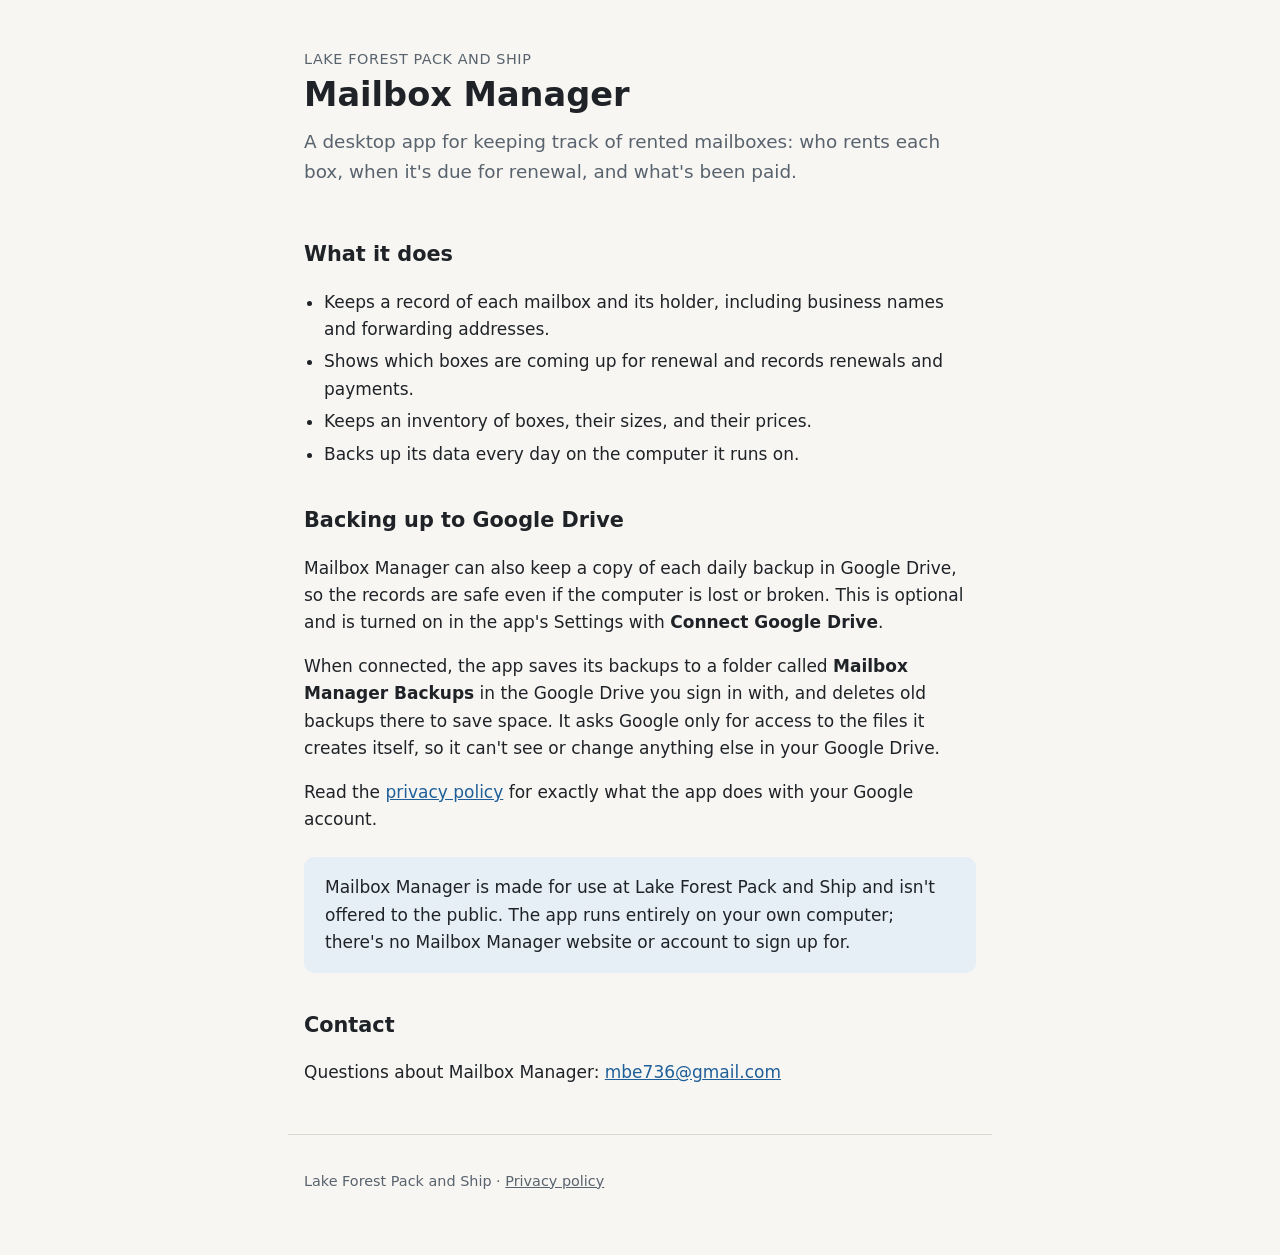
<file: index.html>
<!doctype html>
<html lang="en">
<head>
  <meta charset="utf-8">
  <meta name="viewport" content="width=device-width, initial-scale=1">
  <title>Mailbox Manager</title>
  <meta name="description" content="Mailbox Manager is the desktop app Lake Forest Pack and Ship uses to keep track of its rented mailboxes.">
  <!-- Proves to Google Search Console that this site belongs to the Mailbox Manager project. Keep it. -->
  <meta name="google-site-verification" content="iwFLJUnWxh1_C3eTWvk--nWlDISgxIpYkOON9KItlgs" />
  <link rel="stylesheet" href="style.css">
</head>
<body>
  <header>
    <p class="brand">Lake Forest Pack and Ship</p>
    <h1>Mailbox Manager</h1>
    <p class="lead">A desktop app for keeping track of rented mailboxes: who rents each box, when it's due for renewal, and what's been paid.</p>
  </header>

  <main>
    <h2>What it does</h2>
    <ul>
      <li>Keeps a record of each mailbox and its holder, including business names and forwarding addresses.</li>
      <li>Shows which boxes are coming up for renewal and records renewals and payments.</li>
      <li>Keeps an inventory of boxes, their sizes, and their prices.</li>
      <li>Backs up its data every day on the computer it runs on.</li>
    </ul>

    <h2>Backing up to Google Drive</h2>
    <p>Mailbox Manager can also keep a copy of each daily backup in Google Drive, so the records are safe even if the computer is lost or broken. This is optional and is turned on in the app's Settings with <strong>Connect Google Drive</strong>.</p>
    <p>When connected, the app saves its backups to a folder called <strong>Mailbox Manager Backups</strong> in the Google Drive you sign in with, and deletes old backups there to save space. It asks Google only for access to the files it creates itself, so it can't see or change anything else in your Google Drive.</p>
    <p>Read the <a href="privacy.html">privacy policy</a> for exactly what the app does with your Google account.</p>

    <div class="card note">
      <p>Mailbox Manager is made for use at Lake Forest Pack and Ship and isn't offered to the public. The app runs entirely on your own computer; there's no Mailbox Manager website or account to sign up for.</p>
    </div>

    <h2>Contact</h2>
    <p>Questions about Mailbox Manager: <a href="mailto:mbe736@gmail.com">mbe736@gmail.com</a></p>
  </main>

  <footer>
    <p>Lake Forest Pack and Ship · <a href="privacy.html">Privacy policy</a></p>
  </footer>
</body>
</html>
</file>
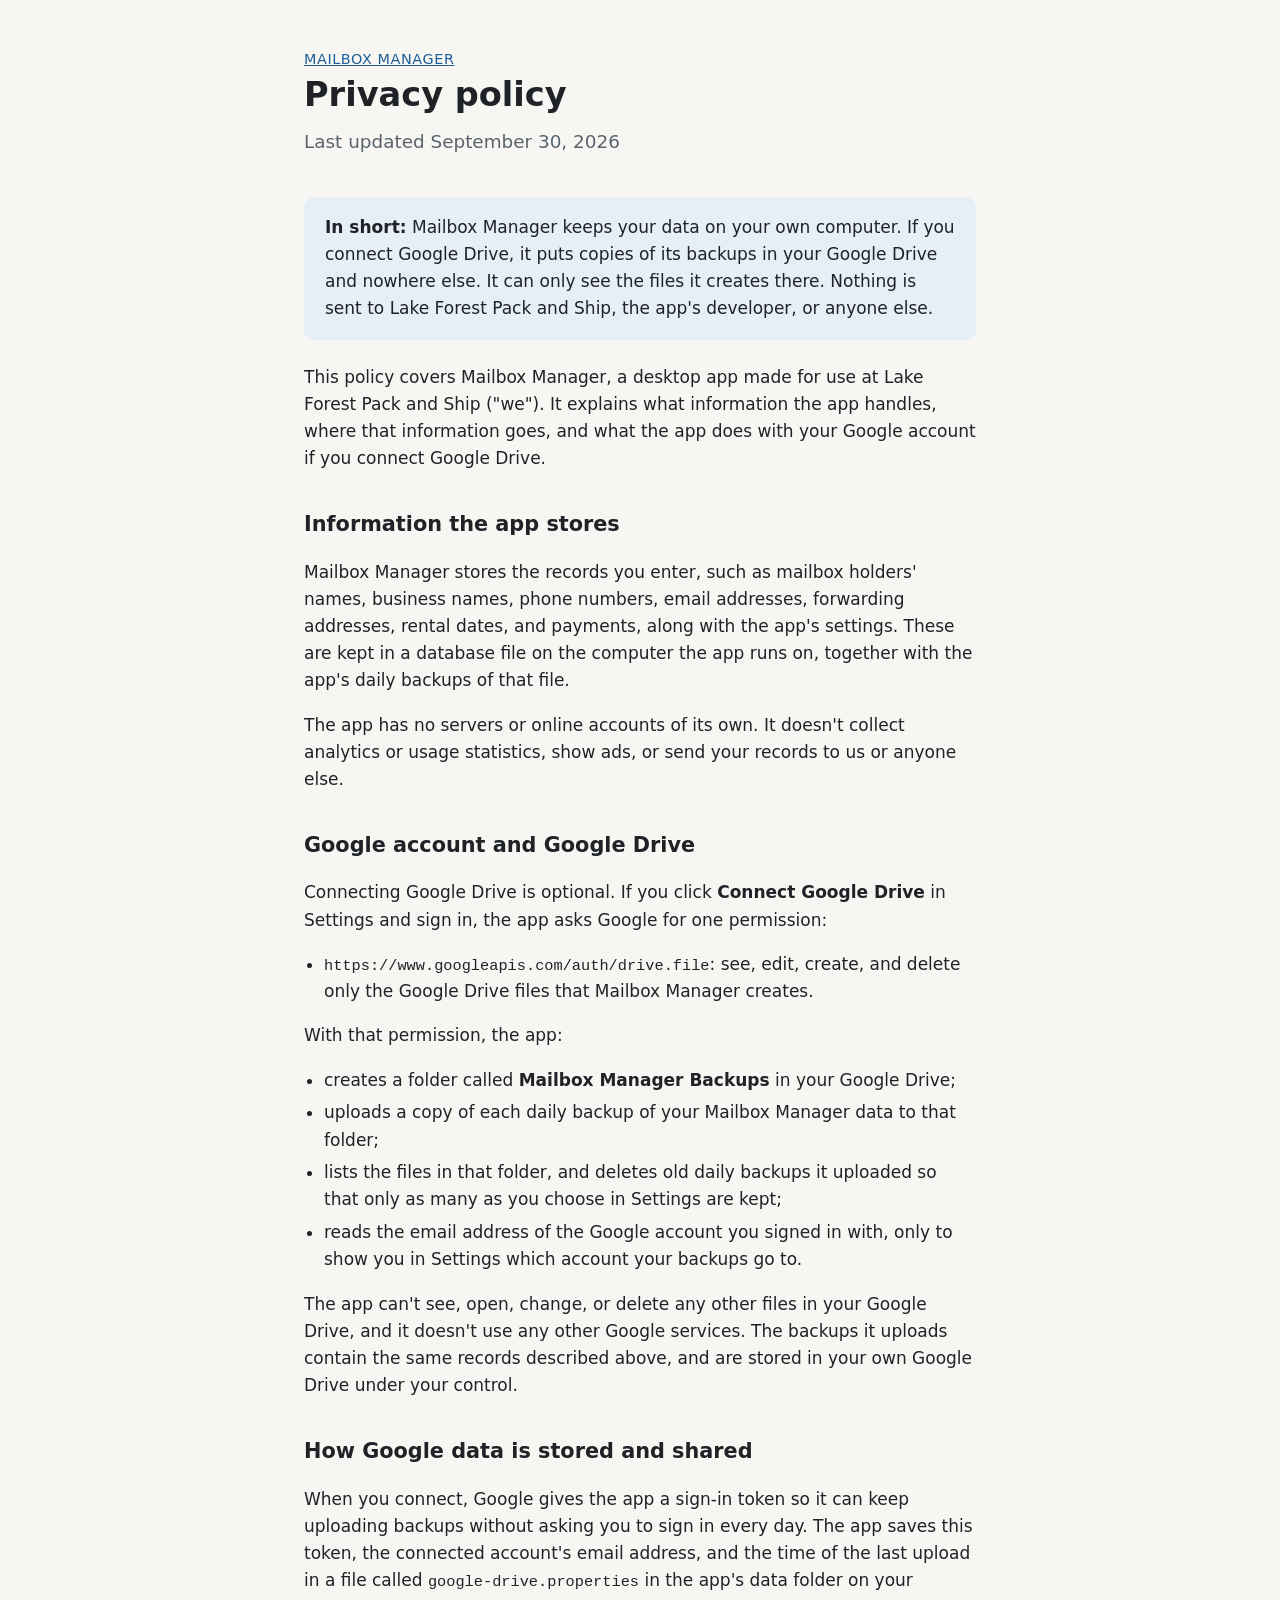
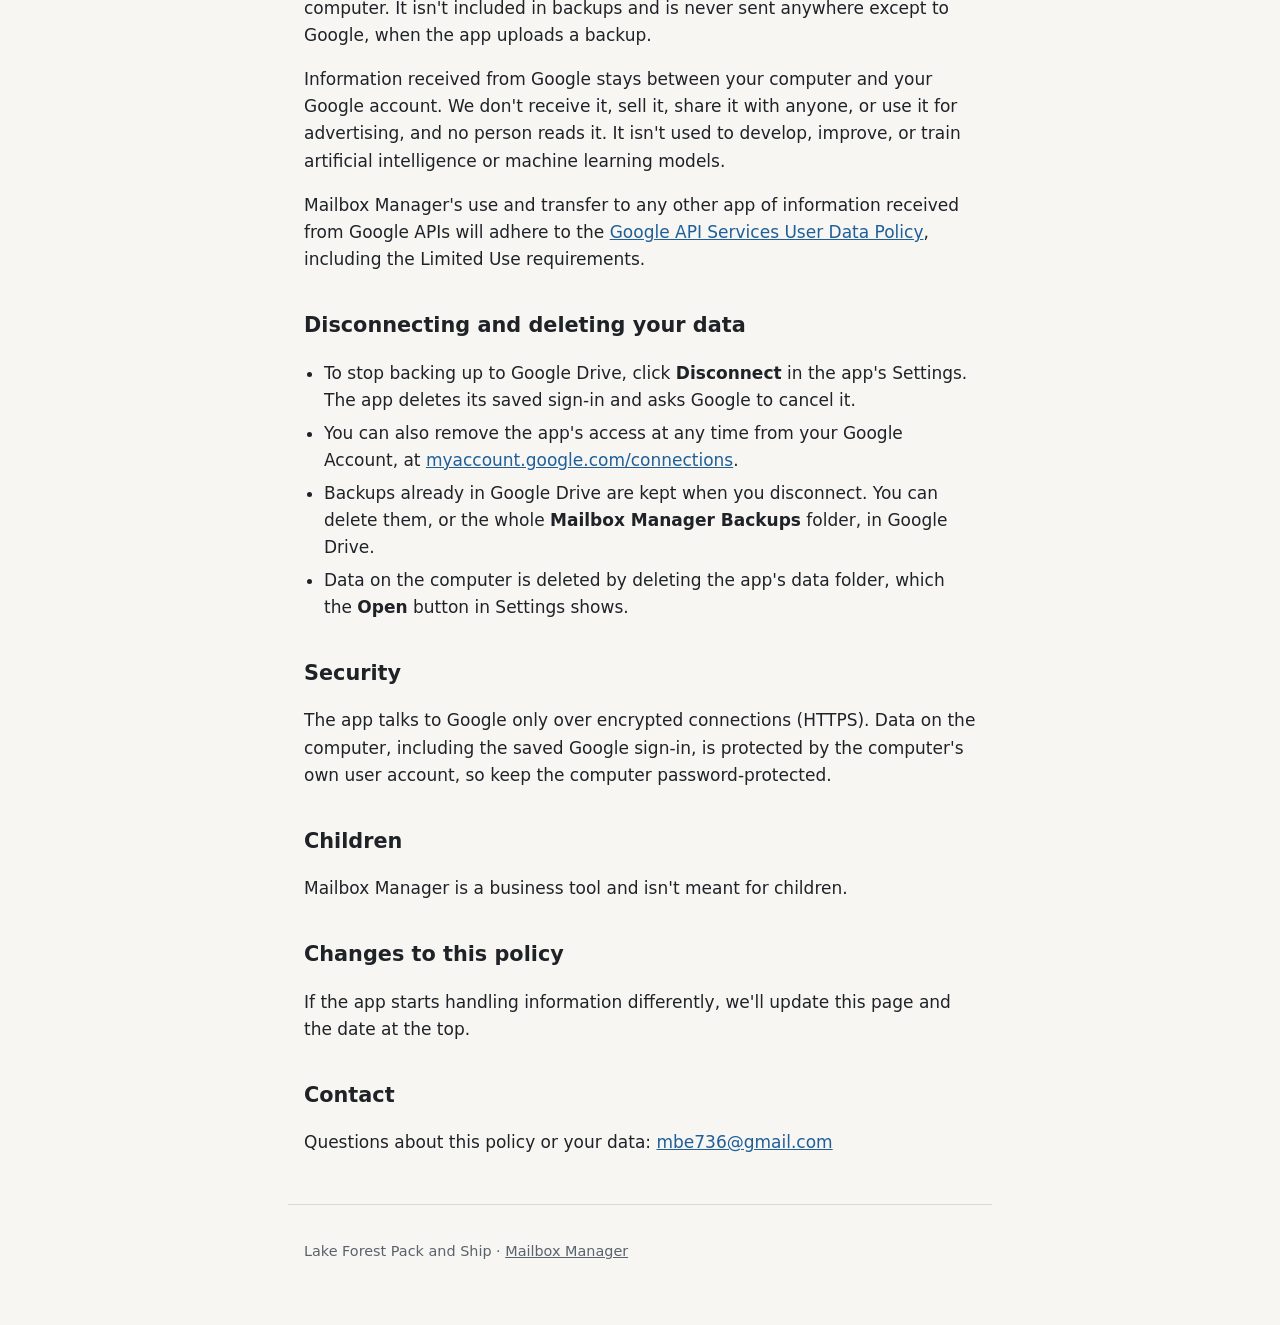
<file: privacy.html>
<!doctype html>
<html lang="en">
<head>
  <meta charset="utf-8">
  <meta name="viewport" content="width=device-width, initial-scale=1">
  <title>Mailbox Manager Privacy Policy</title>
  <meta name="description" content="How Mailbox Manager handles your data and your Google account.">
  <link rel="stylesheet" href="style.css">
</head>
<body>
  <header>
    <p class="brand"><a href="./">Mailbox Manager</a></p>
    <h1>Privacy policy</h1>
    <p class="lead">Last updated September 30, 2026</p>
  </header>

  <main>
    <div class="card note">
      <p><strong>In short:</strong> Mailbox Manager keeps your data on your own computer. If you connect Google Drive, it puts copies of its backups in your Google Drive and nowhere else. It can only see the files it creates there. Nothing is sent to Lake Forest Pack and Ship, the app's developer, or anyone else.</p>
    </div>

    <p>This policy covers Mailbox Manager, a desktop app made for use at Lake Forest Pack and Ship ("we"). It explains what information the app handles, where that information goes, and what the app does with your Google account if you connect Google Drive.</p>

    <h2>Information the app stores</h2>
    <p>Mailbox Manager stores the records you enter, such as mailbox holders' names, business names, phone numbers, email addresses, forwarding addresses, rental dates, and payments, along with the app's settings. These are kept in a database file on the computer the app runs on, together with the app's daily backups of that file.</p>
    <p>The app has no servers or online accounts of its own. It doesn't collect analytics or usage statistics, show ads, or send your records to us or anyone else.</p>

    <h2>Google account and Google Drive</h2>
    <p>Connecting Google Drive is optional. If you click <strong>Connect Google Drive</strong> in Settings and sign in, the app asks Google for one permission:</p>
    <ul>
      <li><code>https://www.googleapis.com/auth/drive.file</code>: see, edit, create, and delete only the Google Drive files that Mailbox Manager creates.</li>
    </ul>
    <p>With that permission, the app:</p>
    <ul>
      <li>creates a folder called <strong>Mailbox Manager Backups</strong> in your Google Drive;</li>
      <li>uploads a copy of each daily backup of your Mailbox Manager data to that folder;</li>
      <li>lists the files in that folder, and deletes old daily backups it uploaded so that only as many as you choose in Settings are kept;</li>
      <li>reads the email address of the Google account you signed in with, only to show you in Settings which account your backups go to.</li>
    </ul>
    <p>The app can't see, open, change, or delete any other files in your Google Drive, and it doesn't use any other Google services. The backups it uploads contain the same records described above, and are stored in your own Google Drive under your control.</p>

    <h2>How Google data is stored and shared</h2>
    <p>When you connect, Google gives the app a sign-in token so it can keep uploading backups without asking you to sign in every day. The app saves this token, the connected account's email address, and the time of the last upload in a file called <code>google-drive.properties</code> in the app's data folder on your computer. It isn't included in backups and is never sent anywhere except to Google, when the app uploads a backup.</p>
    <p>Information received from Google stays between your computer and your Google account. We don't receive it, sell it, share it with anyone, or use it for advertising, and no person reads it. It isn't used to develop, improve, or train artificial intelligence or machine learning models.</p>
    <p>Mailbox Manager's use and transfer to any other app of information received from Google APIs will adhere to the <a href="https://developers.google.com/terms/api-services-user-data-policy">Google API Services User Data Policy</a>, including the Limited Use requirements.</p>

    <h2>Disconnecting and deleting your data</h2>
    <ul>
      <li>To stop backing up to Google Drive, click <strong>Disconnect</strong> in the app's Settings. The app deletes its saved sign-in and asks Google to cancel it.</li>
      <li>You can also remove the app's access at any time from your Google Account, at <a href="https://myaccount.google.com/connections">myaccount.google.com/connections</a>.</li>
      <li>Backups already in Google Drive are kept when you disconnect. You can delete them, or the whole <strong>Mailbox Manager Backups</strong> folder, in Google Drive.</li>
      <li>Data on the computer is deleted by deleting the app's data folder, which the <strong>Open</strong> button in Settings shows.</li>
    </ul>

    <h2>Security</h2>
    <p>The app talks to Google only over encrypted connections (HTTPS). Data on the computer, including the saved Google sign-in, is protected by the computer's own user account, so keep the computer password-protected.</p>

    <h2>Children</h2>
    <p>Mailbox Manager is a business tool and isn't meant for children.</p>

    <h2>Changes to this policy</h2>
    <p>If the app starts handling information differently, we'll update this page and the date at the top.</p>

    <h2>Contact</h2>
    <p>Questions about this policy or your data: <a href="mailto:mbe736@gmail.com">mbe736@gmail.com</a></p>
  </main>

  <footer>
    <p>Lake Forest Pack and Ship · <a href="./">Mailbox Manager</a></p>
  </footer>
</body>
</html>
</file>
<file: style.css>
:root {
  --bg: #f7f6f2;
  --surface: #ffffff;
  --text: #1f2328;
  --muted: #59636e;
  --border: #dcd9d0;
  --accent: #1f5f99;
  --accent-soft: #e6eef6;
}

@media (prefers-color-scheme: dark) {
  :root {
    --bg: #15171a;
    --surface: #1d2024;
    --text: #e6e6e3;
    --muted: #a0a6ad;
    --border: #33373d;
    --accent: #7cb3e8;
    --accent-soft: #1f2b38;
  }
}

* {
  box-sizing: border-box;
}

body {
  margin: 0;
  background: var(--bg);
  color: var(--text);
  font: 17px/1.6 system-ui, -apple-system, "Segoe UI", Roboto, sans-serif;
}

header,
main,
footer {
  max-width: 44rem;
  margin: 0 auto;
  padding: 0 16px;
}

header {
  padding-top: 3rem;
  padding-bottom: 1rem;
}

.brand {
  color: var(--muted);
  font-size: 0.9rem;
  letter-spacing: 0.04em;
  text-transform: uppercase;
  margin: 0 0 0.25rem;
}

h1 {
  font-size: 2.1rem;
  line-height: 1.2;
  margin: 0 0 0.75rem;
}

h2 {
  font-size: 1.3rem;
  margin: 2.25rem 0 0.5rem;
}

.lead {
  font-size: 1.15rem;
  color: var(--muted);
  margin: 0;
}

a {
  color: var(--accent);
}

.card {
  background: var(--surface);
  border: 1px solid var(--border);
  border-radius: 10px;
  padding: 1rem 1.25rem;
  margin: 1.5rem 0;
}

.card p:first-child {
  margin-top: 0;
}

.card p:last-child {
  margin-bottom: 0;
}

.note {
  background: var(--accent-soft);
  border-color: transparent;
}

ul {
  padding-left: 1.25rem;
}

li + li {
  margin-top: 0.35rem;
}

code {
  font-size: 0.9em;
  overflow-wrap: anywhere;
}

footer {
  margin-top: 3rem;
  padding-top: 1.25rem;
  padding-bottom: 3rem;
  border-top: 1px solid var(--border);
  color: var(--muted);
  font-size: 0.9rem;
}

footer a {
  color: inherit;
}
</file>
